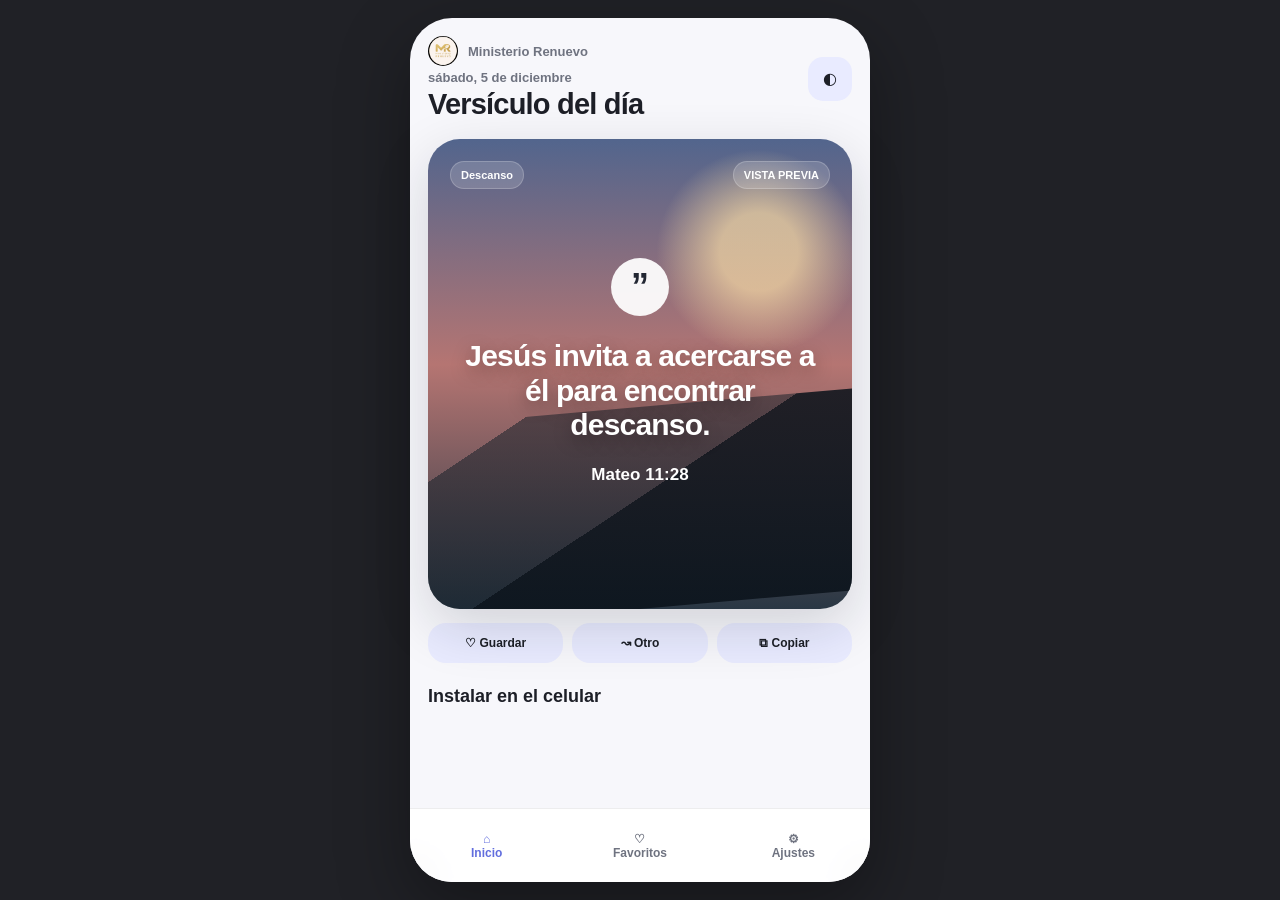
<file: index.html>
<!doctype html>
<html lang="es">
<head>
  <meta charset="utf-8">
  <meta name="viewport" content="width=device-width, initial-scale=1, viewport-fit=cover">
  <meta name="theme-color" content="#262d48">
  <meta name="apple-mobile-web-app-capable" content="yes">
  <meta name="mobile-web-app-capable" content="yes">
  <meta name="apple-mobile-web-app-status-bar-style" content="default">
  <meta name="apple-mobile-web-app-title" content="MR Versículo">
  <title>MR · Versículo Diario</title>
  <link rel="manifest" href="/manifest.webmanifest?v=mr-4">
  <link rel="icon" type="image/png" sizes="192x192" href="/assets/mr-renuevo-192.png">
  <link rel="stylesheet" href="/styles.css">
  <script src="/config.js"></script>
  <script src="https://cdn.onesignal.com/sdks/web/v16/OneSignalSDK.page.js" defer></script>
</head>
<body>
  <main class="app">
    <section id="view-home" class="view active">
      <header class="header">
        <div>
          <div class="brand-row" style="display:flex;align-items:center;gap:10px;margin-bottom:4px;"><img src="/assets/mr-renuevo-192.png" alt="Ministerio Renuevo" style="width:30px;height:30px;border-radius:50%;background:#fff;object-fit:contain;"><div class="eyebrow" style="margin:0;">Ministerio Renuevo</div></div>
          <div id="today" class="eyebrow"></div>
          <h1>Versículo del día</h1>
        </div>
        <button id="themeBtn" class="icon-btn" aria-label="Cambiar tema">◐</button>
      </header>

      <article class="card">
        <div class="chips">
          <span id="category" class="chip">Fe</span>
          <span id="versionChip" class="chip">VISTA PREVIA</span>
        </div>
        <div class="quote">”</div>
        <div id="verseText" class="verse"></div>
        <div id="verseRef" class="reference"></div>
        <div id="verseVersion" class="version"></div>
      </article>

      <div class="actions">
        <button id="favBtn" class="action">♡ Guardar</button>
        <button id="otherBtn" class="action">↝ Otro</button>
        <button id="copyBtn" class="action">⧉ Copiar</button>
      </div>

      <section class="section">
        <div class="section-title">Instalar en el celular</div>
        <div id="iosInstall" class="notice install-help hidden">
          En iPhone queda como una app sin App Store:
          <ol>
            <li>Abrí esta página en Safari.</li>
            <li>Tocá Compartir.</li>
            <li>Elegí “Agregar a pantalla de inicio”.</li>
            <li>Abrí Versículo Diario desde su nuevo ícono.</li>
          </ol>
        </div>
        <button id="installBtn" class="primary hidden">Instalar aplicación</button>
        <div id="installedMsg" class="notice hidden">✓ Versículo Diario está abierto como aplicación.</div>
      </section>
    </section>

    <section id="view-favorites" class="view">
      <header class="header">
        <div>
          <div class="eyebrow">Guardados en este dispositivo</div>
          <h1>Favoritos</h1>
        </div>
      </header>
      <div id="favoritesList" class="panel"></div>
    </section>

    <section id="view-settings" class="view">
      <header class="header">
        <div>
          <div class="eyebrow">Configuración local</div>
          <h1>Ajustes</h1>
        </div>
      </header>

      <section class="section" style="margin-top:0">
        <div class="section-title">Versión bíblica</div>
        <div class="panel">
          <div class="row">
            <div class="row-main">
              <div class="row-title">Traducción preferida</div>
              <div class="row-sub">La estructura está lista para RVR1960, PDT o mezcla diaria.</div>
              <select id="versionSelect">
                <option value="MIXED">Mezcla diaria</option>
                <option value="RVR1960">Reina-Valera 1960</option>
                <option value="PDT">Palabra de Dios para Todos</option>
              </select>
            </div>
          </div>
        </div>
      </section>

      <section class="section">
        <div class="section-title">Versículo en pantalla bloqueada</div>
        <div class="panel">
          <div class="row">
            <div class="row-main">
              <div class="row-title">Notificación diaria</div>
              <div class="row-sub">
                En iPhone, la versión web puede mostrar el versículo como una notificación en la pantalla bloqueada.
              </div>
            </div>
          </div>
          <div class="row">
            <div class="row-main">
              <button id="pushBtn" class="primary">Activar notificaciones</button>
              <div id="pushStatus" class="status"></div>
            </div>
          </div>
        </div>
      </section>

      <section class="section">
        <div class="section-title">Estado</div>
        <div class="notice">
          Esta alternativa es 100% web: no necesita Mac, App Store ni Apple Developer.
          No puede crear un widget WidgetKit permanente; el versículo diario llega como notificación del sistema.
        </div>
      </section>
    </section>

    <nav class="bottom-nav">
      <button data-view="home" class="nav-btn active">⌂<br>Inicio</button>
      <button data-view="favorites" class="nav-btn">♡<br>Favoritos</button>
      <button data-view="settings" class="nav-btn">⚙<br>Ajustes</button>
    </nav>
  </main>

  <script src="/app.js"></script>
</body>
</html>
</file>
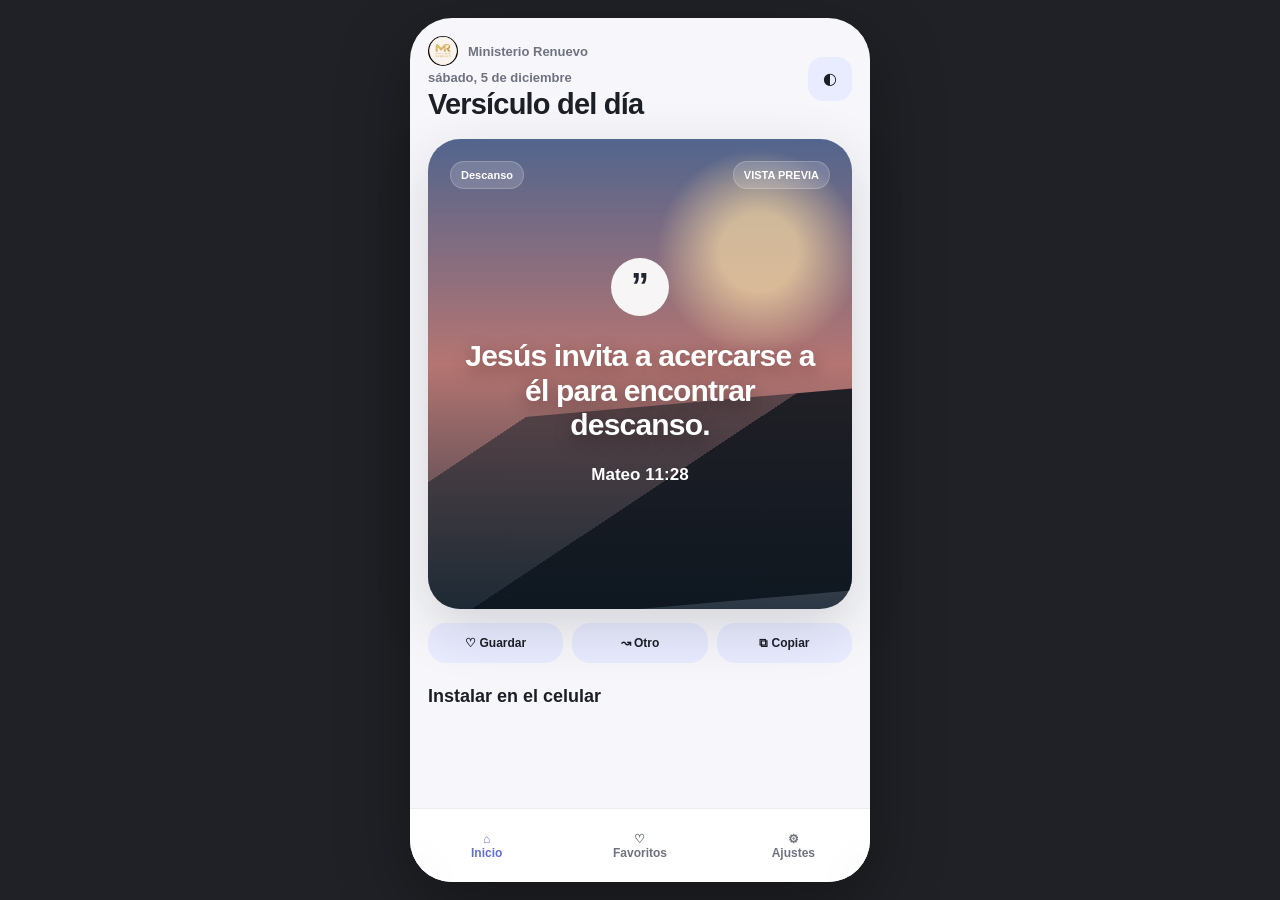
<file: renuevo/index.html>
<!doctype html>
<html lang="es">
<head>
  <meta charset="utf-8">
  <meta name="viewport" content="width=device-width, initial-scale=1, viewport-fit=cover">
  <meta name="theme-color" content="#262d48">
  <meta name="apple-mobile-web-app-capable" content="yes">
  <meta name="mobile-web-app-capable" content="yes">
  <meta name="apple-mobile-web-app-status-bar-style" content="default">
  <meta name="apple-mobile-web-app-title" content="MR Versículo">
  <title>MR · Versículo Diario</title>
  <link rel="manifest" href="/renuevo/manifest.webmanifest?v=1">
  <link rel="apple-touch-icon" sizes="192x192" href="/assets/mr-renuevo-192.png">
  <link rel="icon" type="image/png" sizes="192x192" href="/assets/mr-renuevo-192.png">
  <link rel="stylesheet" href="/styles.css">
  <script src="/config.js?v=onesignal-1"></script>
  <script src="https://cdn.onesignal.com/sdks/web/v16/OneSignalSDK.page.js" defer></script>
</head>
<body>
  <main class="app">
    <section id="view-home" class="view active">
      <header class="header">
        <div>
          <div class="brand-row" style="display:flex;align-items:center;gap:10px;margin-bottom:4px;"><img src="/assets/mr-renuevo-192.png" alt="Ministerio Renuevo" style="width:30px;height:30px;border-radius:50%;background:#fff;object-fit:contain;"><div class="eyebrow" style="margin:0;">Ministerio Renuevo</div></div>
          <div id="today" class="eyebrow"></div>
          <h1>Versículo del día</h1>
        </div>
        <button id="themeBtn" class="icon-btn" aria-label="Cambiar tema">◐</button>
      </header>

      <article class="card">
        <div class="chips">
          <span id="category" class="chip">Fe</span>
          <span id="versionChip" class="chip">VISTA PREVIA</span>
        </div>
        <div class="quote">”</div>
        <div id="verseText" class="verse"></div>
        <div id="verseRef" class="reference"></div>
        <div id="verseVersion" class="version"></div>
      </article>

      <div class="actions">
        <button id="favBtn" class="action">♡ Guardar</button>
        <button id="otherBtn" class="action">↝ Otro</button>
        <button id="copyBtn" class="action">⧉ Copiar</button>
      </div>

      <section class="section">
        <div class="section-title">Instalar en el celular</div>
        <div id="iosInstall" class="notice install-help hidden">
          En iPhone queda como una app sin App Store:
          <ol>
            <li>Abrí esta página en Safari.</li>
            <li>Tocá Compartir.</li>
            <li>Elegí “Agregar a pantalla de inicio”.</li>
            <li>Abrí Versículo Diario desde el nuevo ícono.</li>
          </ol>
        </div>
        <button id="installBtn" class="primary hidden">Instalar aplicación</button>
        <div id="installedMsg" class="notice hidden">✓ Versículo Diario está abierto como aplicación.</div>
      </section>
    </section>

    <section id="view-favorites" class="view">
      <header class="header">
        <div>
          <div class="eyebrow">Guardados en este dispositivo</div>
          <h1>Favoritos</h1>
        </div>
      </header>
      <div id="favoritesList" class="panel"></div>
    </section>

    <section id="view-settings" class="view">
      <header class="header">
        <div>
          <div class="eyebrow">Configuración local</div>
          <h1>Ajustes</h1>
        </div>
      </header>

      <section class="section" style="margin-top:0">
        <div class="section-title">Versión bíblica</div>
        <div class="panel">
          <div class="row">
            <div class="row-main">
              <div class="row-title">Traducción preferida</div>
              <div class="row-sub">La estructura está lista para RVR1960, PDT o mezcla diaria.</div>
              <select id="versionSelect">
                <option value="MIXED">Mezcla diaria</option>
                <option value="RVR1960">Reina-Valera 1960</option>
                <option value="PDT">Palabra de Dios para Todos</option>
              </select>
            </div>
          </div>
        </div>
      </section>

      <section class="section">
        <div class="section-title">Versículo en pantalla bloqueada</div>
        <div class="panel">
          <div class="row">
            <div class="row-main">
              <div class="row-title">Notificación diaria</div>
              <div class="row-sub">En iPhone, la versión web puede mostrar el versículo como una notificación en la pantalla bloqueada.</div>
            </div>
          </div>
          <div class="row">
            <div class="row-main">
              <button id="pushBtn" class="primary">Activar notificaciones</button>
              <div id="pushStatus" class="status"></div>
            </div>
          </div>
        </div>
      </section>

      <section class="section">
        <div class="section-title">Estado</div>
        <div class="notice">Esta alternativa es 100% web: no necesita Mac, App Store ni Apple Developer. No puede crear un widget WidgetKit permanente; el versículo diario llega como notificación del sistema.</div>
      </section>
    </section>

    <nav class="bottom-nav">
      <button data-view="home" class="nav-btn active">⌂<br>Inicio</button>
      <button data-view="favorites" class="nav-btn">♡<br>Favoritos</button>
      <button data-view="settings" class="nav-btn">⚙<br>Ajustes</button>
    </nav>
  </main>

  <script src="/app.js?v=onesignal-1"></script>
</body>
</html>
</file>
<file: styles.css>
:root {
  color-scheme: light dark;
  --bg: #f7f7fb;
  --surface: #ffffff;
  --text: #1d1f27;
  --muted: #6f7380;
  --primary: #626ede;
  --primary-soft: #e9ebff;
  --line: rgba(30, 32, 42, .08);
  --shadow: 0 18px 55px rgba(20, 24, 40, .16);
}
:root[data-theme="dark"] {
  --bg: #101115;
  --surface: #1b1d23;
  --text: #f5f5f7;
  --muted: #a4a7b0;
  --primary-soft: #2e3245;
  --line: rgba(255,255,255,.08);
  --shadow: 0 18px 55px rgba(0,0,0,.34);
}
* { box-sizing: border-box; }
html, body { margin: 0; min-height: 100%; font-family: Inter, ui-sans-serif, -apple-system, BlinkMacSystemFont, "Segoe UI", sans-serif; background: var(--bg); color: var(--text); }
button, select { font: inherit; }
body { display: flex; justify-content: center; }
.app {
  width: 100%;
  max-width: 460px;
  min-height: 100vh;
  background: var(--bg);
  padding: 18px 18px 96px;
}
.header { display:flex; justify-content:space-between; align-items:center; gap:12px; margin-bottom:18px; }
.eyebrow { color:var(--muted); font-size:13px; font-weight:650; margin-bottom:3px; }
h1 { margin:0; font-size:29px; letter-spacing:-.8px; }
.icon-btn { border:0; width:44px; height:44px; border-radius:15px; background:var(--primary-soft); color:var(--text); cursor:pointer; }
.card {
  min-height: 470px;
  border-radius: 32px;
  padding: 24px;
  position: relative;
  overflow: hidden;
  color: white;
  display:flex;
  flex-direction:column;
  justify-content:center;
  text-align:center;
  box-shadow:var(--shadow);
  background:
    radial-gradient(circle at 78% 24%, rgba(255,226,167,.65) 0 8%, transparent 21%),
    linear-gradient(180deg, #52658d 0%, #b57572 48%, #293744 100%);
}
.card::after {
  content:"";
  position:absolute; inset:auto -15% 0 -15%; height:43%;
  background: linear-gradient(150deg, transparent 0 18%, rgba(19,30,39,.52) 18% 48%, rgba(10,18,26,.86) 48% 100%);
  transform: skewY(-5deg);
}
.card > * { position:relative; z-index:1; }
.chips { position:absolute; left:22px; right:22px; top:22px; display:flex; justify-content:space-between; z-index:2; }
.chip { padding:7px 10px; border-radius:999px; background:rgba(255,255,255,.16); border:1px solid rgba(255,255,255,.2); font-size:11px; font-weight:800; }
.quote { width:58px;height:58px;border-radius:50%;background:rgba(255,255,255,.93); color:#222632; display:grid;place-items:center; margin:0 auto 23px;font-size:36px;font-weight:900; }
.verse { font-size:30px; line-height:1.15; font-weight:830; letter-spacing:-.8px; text-shadow:0 5px 18px rgba(0,0,0,.35); }
.reference { margin-top:22px; font-size:17px;font-weight:800; }
.version { margin-top:5px; font-size:11px; opacity:.78; font-weight:700; }
.actions { display:grid; grid-template-columns:repeat(3,1fr); gap:9px; margin-top:14px; }
.action { border:0; padding:13px 6px; border-radius:18px; background:var(--primary-soft); color:var(--text); font-size:12px; font-weight:750; cursor:pointer; }
.section { margin-top:23px; }
.section-title { font-size:18px; font-weight:850; margin-bottom:10px; }
.panel { background:var(--surface); border-radius:24px; border:1px solid var(--line); overflow:hidden; }
.row { display:flex; align-items:center; gap:12px; padding:15px 16px; border-bottom:1px solid var(--line); }
.row:last-child { border-bottom:0; }
.row-main { flex:1; }
.row-title { font-weight:800; }
.row-sub { margin-top:3px;color:var(--muted);font-size:12px;line-height:1.35; }
select { width:100%; margin-top:10px; padding:13px; border-radius:15px; border:1px solid var(--line); background:var(--surface); color:var(--text); }
.primary { width:100%; border:0; padding:14px 16px; border-radius:16px; background:var(--primary); color:white; font-weight:800; cursor:pointer; }
.secondary { width:100%; border:1px solid var(--line); padding:13px 16px; border-radius:16px; background:var(--surface); color:var(--text); font-weight:750; cursor:pointer; }
.notice { padding:13px 14px; border-radius:17px; background:var(--primary-soft); color:var(--text); font-size:12.5px; line-height:1.45; }
.hidden { display:none !important; }
.install-help ol { padding-left:20px; margin:8px 0 0; color:var(--muted); font-size:13px; line-height:1.55; }
.bottom-nav {
  position:fixed; left:50%; bottom:0; transform:translateX(-50%);
  width:min(460px,100%); height:74px; background:color-mix(in srgb, var(--surface) 94%, transparent);
  border-top:1px solid var(--line); display:grid; grid-template-columns:repeat(3,1fr);
  backdrop-filter:blur(16px); z-index:10;
}
.nav-btn { border:0;background:transparent;color:var(--muted);font-size:12px;font-weight:750;cursor:pointer; }
.nav-btn.active { color:var(--primary); }
.view { display:none; }
.view.active { display:block; }
.fav-item { padding:14px 15px; border-bottom:1px solid var(--line); }
.fav-item:last-child { border-bottom:0; }
.fav-ref { font-weight:850; }
.fav-text { margin-top:6px; color:var(--muted); line-height:1.4; font-size:14px; }
.status { margin-top:9px; color:var(--muted); font-size:12px; text-align:center; min-height:18px; }
@media (min-width: 700px) {
  body { background:#202126; padding:18px 0; }
  .app { min-height:calc(100vh - 36px); border-radius:42px; box-shadow:0 24px 70px rgba(0,0,0,.35); }
  .bottom-nav { bottom:18px; border-radius:0 0 42px 42px; }
}
</file>
